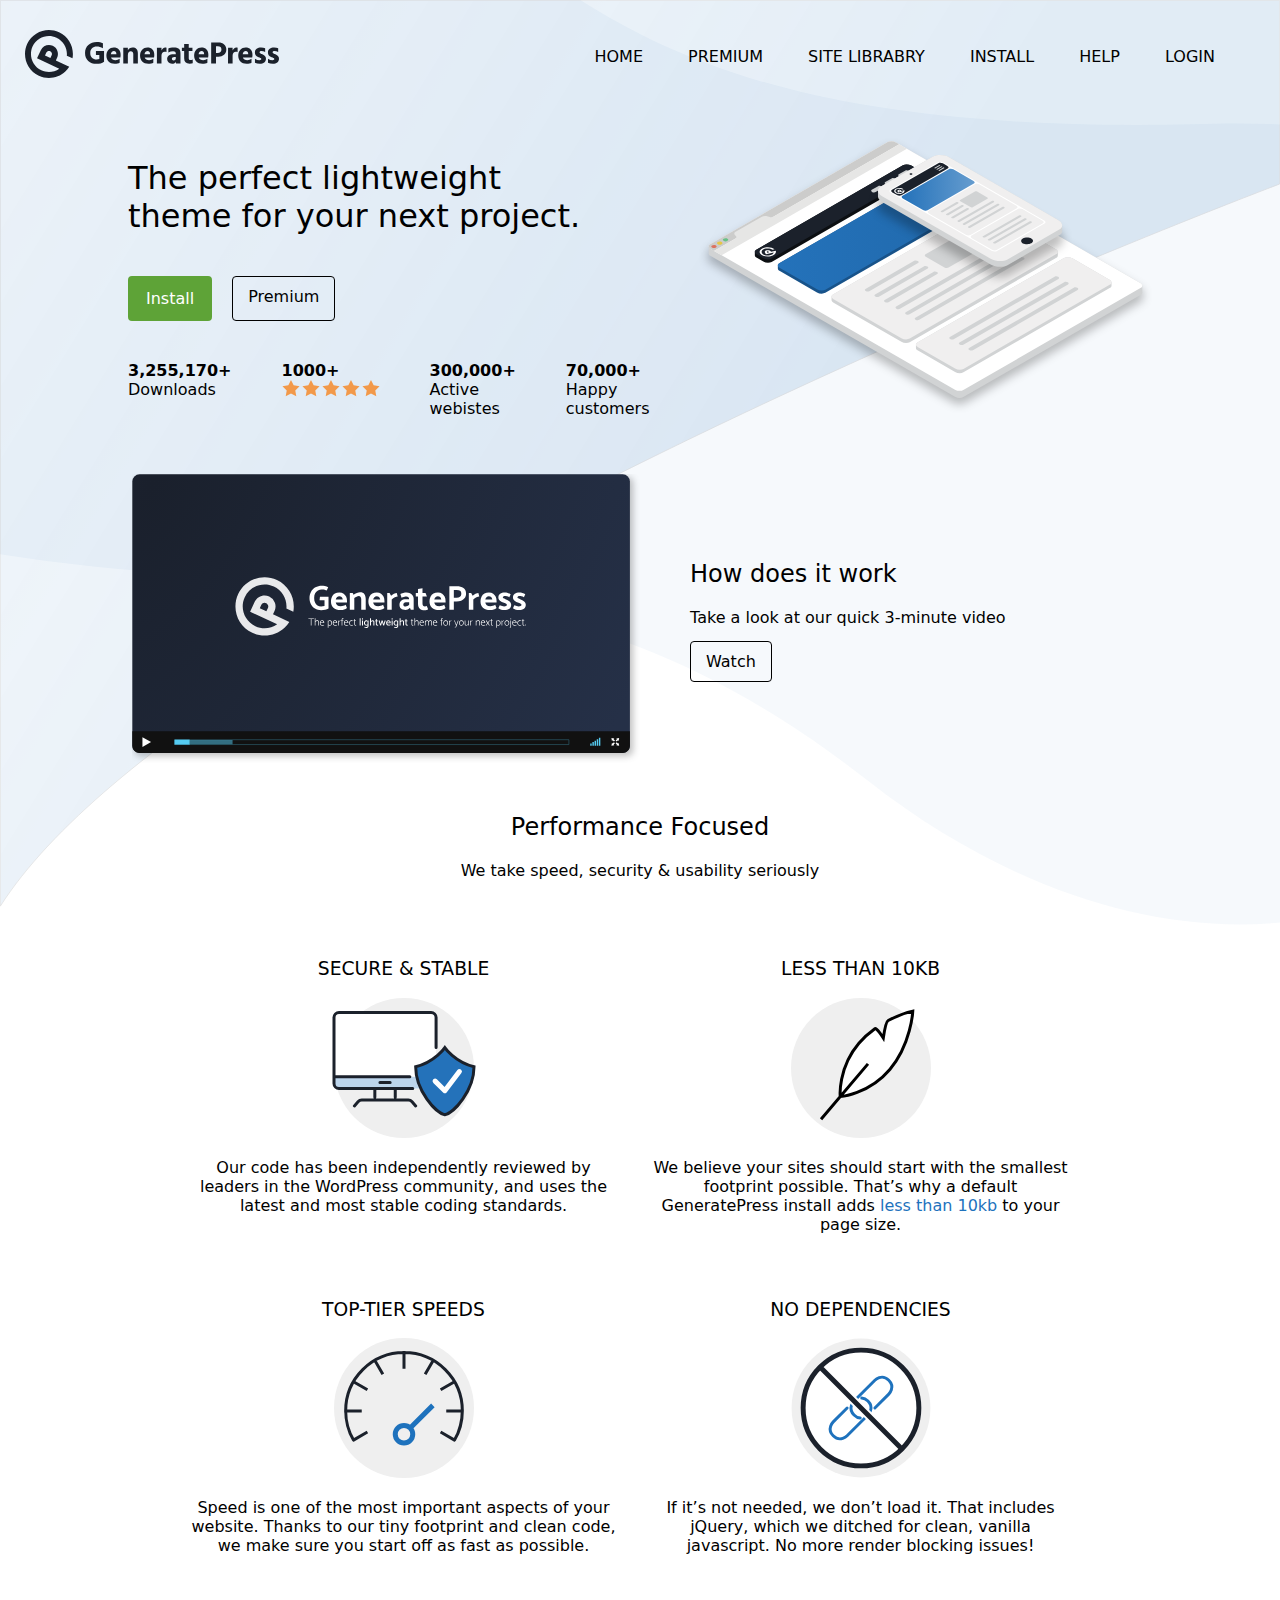
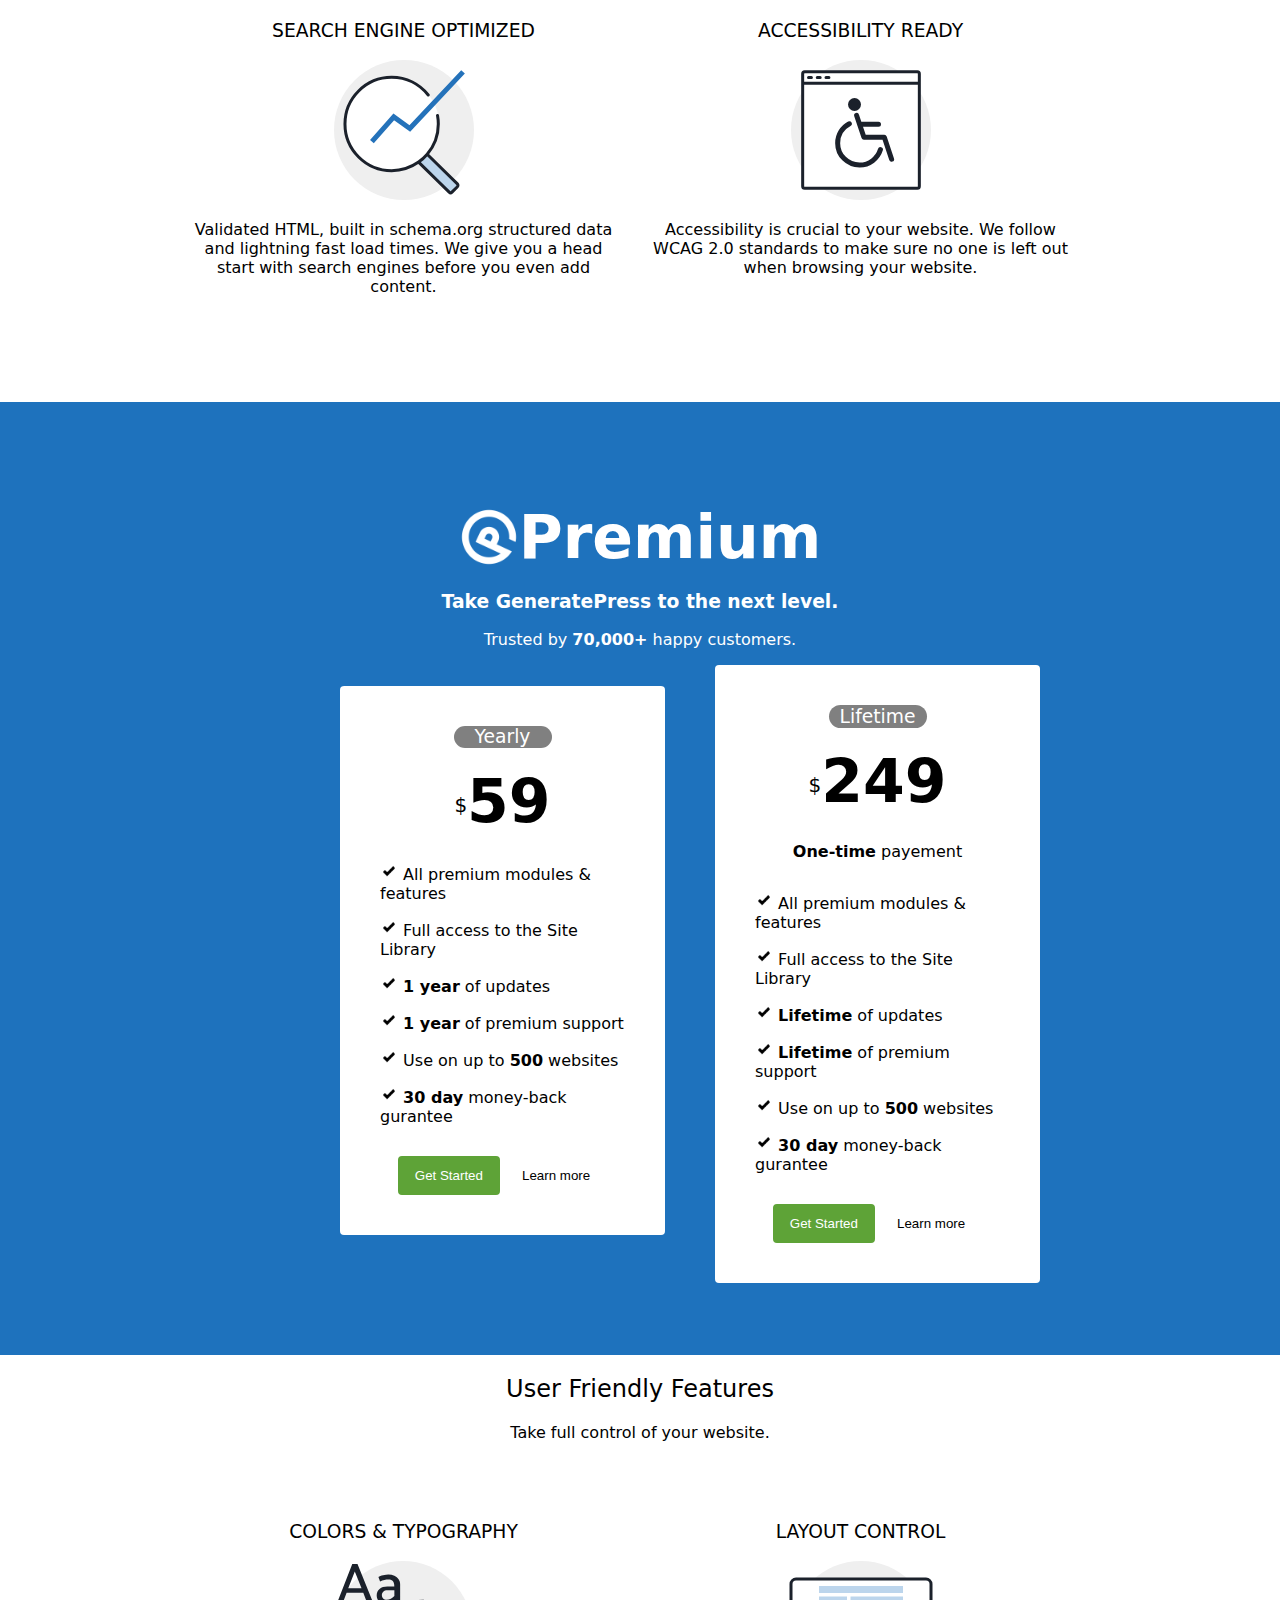
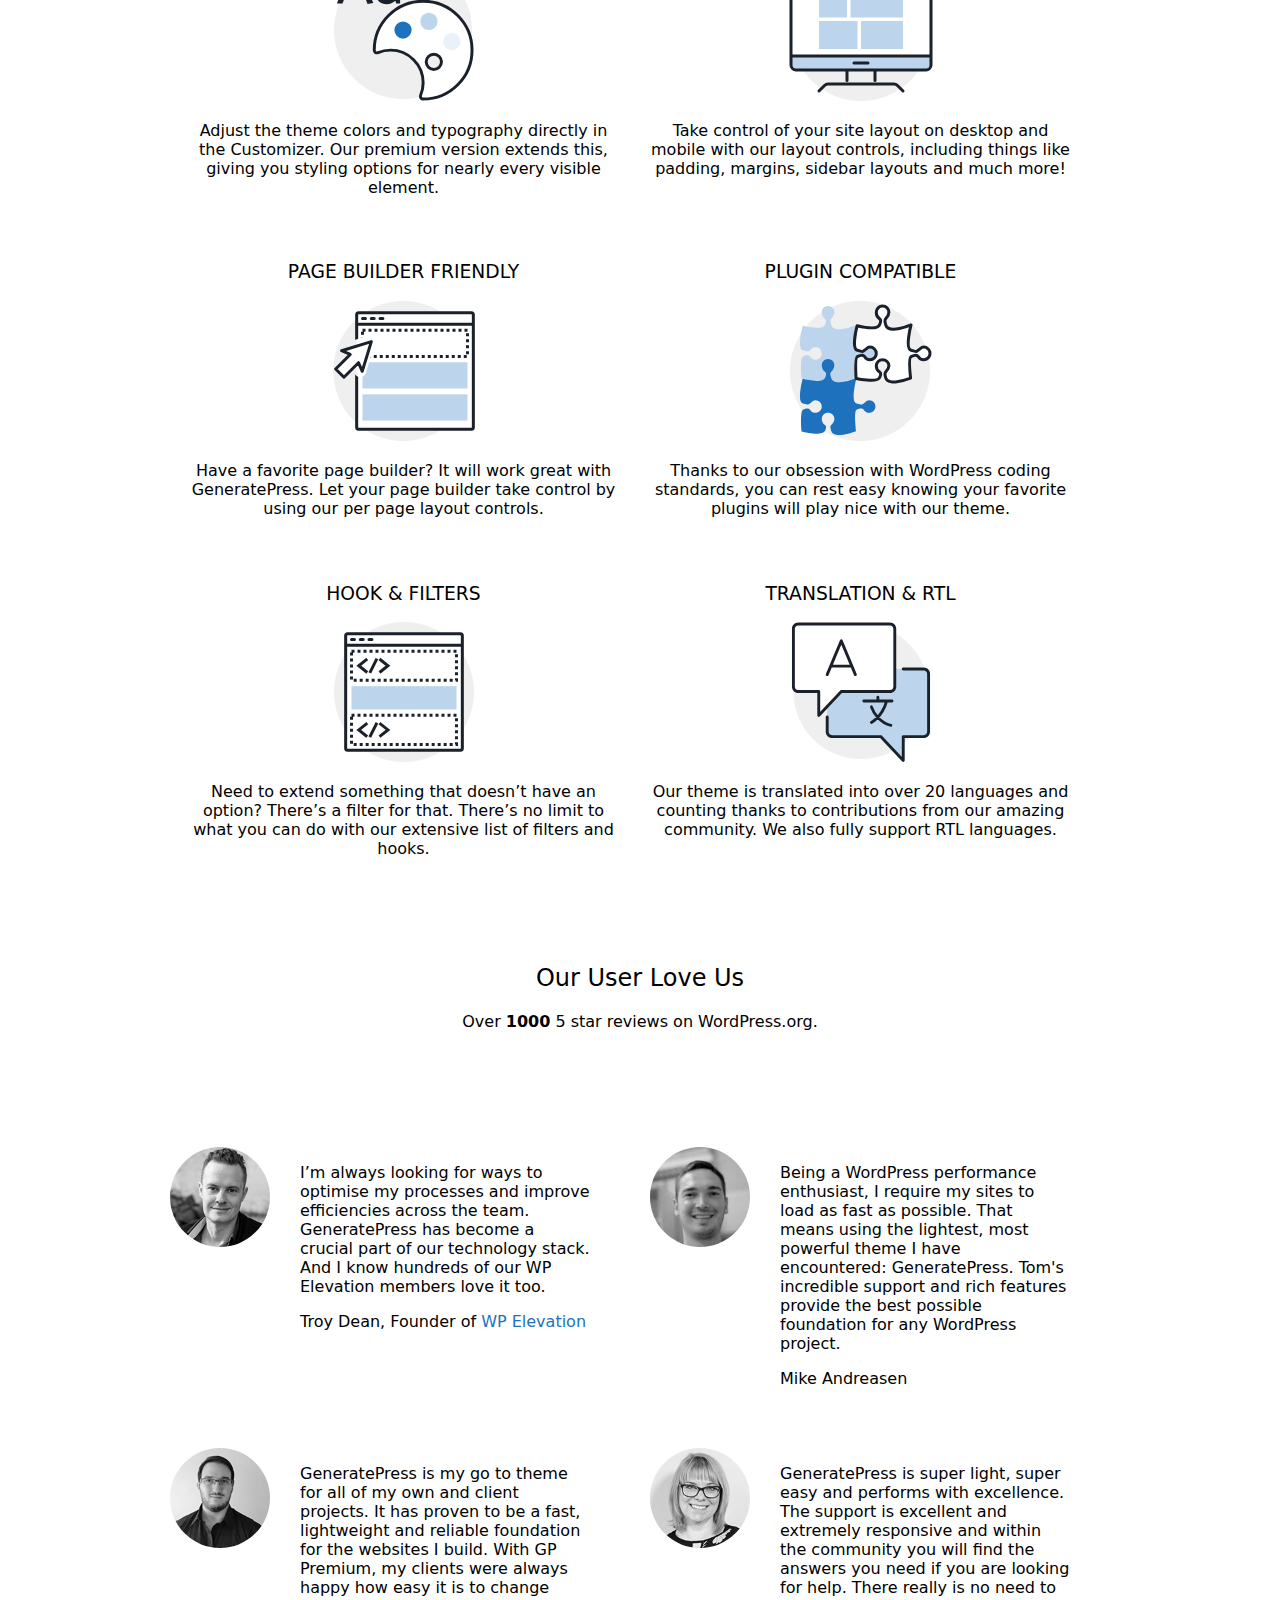
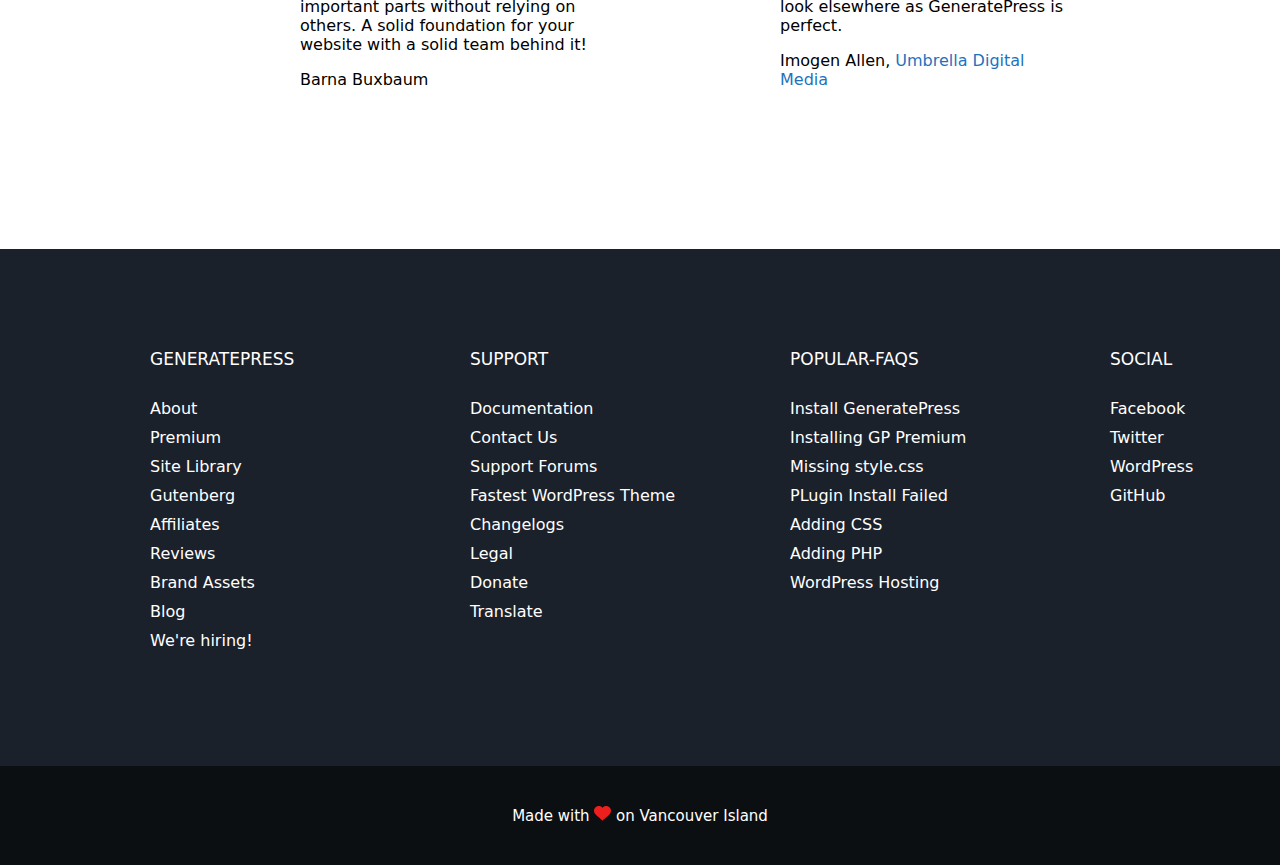
<file: index.html>
<!DOCTYPE html>
<html lang="en">

<head>
    <meta charset="UTF-8">
    <meta http-equiv="X-UA-Compatible" content="IE=edge">
    <meta name="viewport" content="width=device-width, initial-scale=1.0">
    <link rel="stylesheet" href="./css/main.css">
    <title>Home</title>
</head>

<body>

    <header id="head" class="page-header">
        <div class="inside-header">
            <div class="logo">
                <a href="./index.html">
                    <img class="header-image" src="./images/logo.svg" alt="GeneratePresse Logo">
                </a>
            </div>
            <nav id="page-navigation" class="page-nav">
                <ul class="nav-bar">
                    <li class="nav-bar"><a href="./index.html">Home</a></li>
                    <li class="nav-bar"><a href="./premium.html">Premium</a></li>
                    <li class="nav-bar"><a href="">Site Librabry</a></li>
                    <li class="nav-bar"><a href="">Install</a></li>
                    <!-- Need to do HELP -->
                    <li class="nav-bar"><a href="">Help</a></li>
                    <li class="nav-bar"><a href="./login.html">Login</a></li>
                </ul>
            </nav>
        </div>
    </header>
    <div class="page-content">
        <div class="page-hero">

            <div class="page-hero-inside">
                <h1>The perfect <b>lightweight</b> <br>
                    theme for your next project.</h1>

                <div class="buttons-install-premium ">
                    <a href="" class="button green-button button-margin">Install</a>
                    <a href="./premium.html" class="button no-color-button">Premium</a>
                </div>

                <div class="stats">
                    <div class="downloads"><b>3,255,170+</b><br>Downloads</div>
                    <div class="stars">
                        <b>1000+</b><br>
                        <img src="./images/stars.svg" alt="Five Stars" width="98" height="17">
                    </div>
                    <div class="active-webistes"><b>300,000+</b><br>Active webistes</div>
                    <div class="happy-customers"><b>70,000+</b><br>Happy customers</div>
                </div>
            </div>
            <div class="hero-image">
                <img src="./images/home-hero.svg" alt="Hero Image">
            </div>
        </div>

        <div class="explain-video container">
            <div class="left-video">
                <a href="https://vimeo.com/141487668">
                    <img src="./images/video.svg" alt="Explanation video">
                </a>
            </div>

            <div class="right-video">
                <div class="right-video-padding">
                    <h2>How does it work</h2>
                    <p>Take a look at our quick 3-minute video</p>
                    <p>
                    <div class="button-watch">
                        <a class="button no-color-button" href="https://vimeo.com/141487668">Watch</a>
                    </div>
                    </p>
                </div>
            </div>
        </div>

        <div class="performance-features container">
            <h2>Performance Focused</h2>
            <p>We take speed, security & usability seriously</p>

            <div class="features-inside">
                <div class="description-card">
                    <h3>SECURE & STABLE</h3>
                    <img src="./images/security.svg" alt="Secure and Stable" width="144" height="140">
                    <p>Our code has been independently reviewed by leaders in the WordPress community, and uses the
                        latest and most stable coding standards.</p>
                </div>
                <div class="description-card">
                    <h3>LESS THAN 10KB</h3>
                    <img src="./images/feather.svg" alt="Light" width="144" height="140">
                    <p>We believe your sites should start with the smallest footprint possible. That’s why a default
                        GeneratePress install adds
                        <a class="link-in-text" href="#">less than 10kb</a>
                        to your page size.
                    </p>
                </div>
                <div class="description-card">
                    <h3>TOP-TIER SPEEDS</h3>
                    <img src="./images/speed.svg" alt="Top-Tier Speeds" width="144" height="140">
                    <p>Speed is one of the most important aspects of your website. Thanks to our tiny footprint and
                        clean code, we make sure you start off as fast as possible.</p>
                </div>
                <div class="description-card">
                    <h3>NO DEPENDENCIES</h3>
                    <img src="./images/dependencies.svg" alt="No dependencies" width="144" height="140">
                    <P>If it’s not needed, we don’t load it. That includes jQuery, which we ditched for clean, vanilla
                        javascript. No more render blocking issues!</P>
                </div>
                <div class="description-card">
                    <h3>SEARCH ENGINE OPTIMIZED</h3>
                    <img src="./images/seo.svg" alt="Search engine optimized" width="144" height="140">
                    <p>Validated HTML, built in schema.org structured data and lightning fast load times. We give you a
                        head start with search engines before you even add content.</p>
                </div>
                <div class="description-card">
                    <h3>ACCESSIBILITY READY</h3>
                    <img src="./images/accessibility.svg" alt="Accessibility ready" width="144" height="140">
                    <p>Accessibility is crucial to your website. We follow WCAG 2.0 standards to make sure no one is
                        left out when browsing your website.</p>
                </div>
            </div>
        </div>
        <!-- ------------------------------- -->
        <div class="premium-features-background">
            <div class="premium-features container">

                <div class="inside-premium-feature">


                    <div class="premium-feature-title">
                        <img src="./images/logo-dark-asset.png" alt="GeneratePress Logo">
                        <div><span>Premium</span></div>

                    </div>
                    <h3>Take GeneratePress to the next level.</h3>
                    <p>Trusted by <b>70,000+</b> happy customers.</p>

                    <div class="premium-features-columns">
                        <div class="left-column">
                            <div class="left-card">
                                <div class="left-card-inside">
                                    <!-- verif here h3 in container or not -->
                                    <div>
                                        <h3>Yearly</h3>
                                    </div>
                                    <p class="money-writing"><mark class="dollar-sign">$</mark>59</p>

                                    <div class="check-mark">
                                        <img src="./images/check-mark.png" alt="Check Mark">
                                        <span>All premium modules & features</span>
                                    </div>
                                    <div class="check-mark">
                                        <img src="./images/check-mark.png" alt="Check Mark">
                                        <span>Full access to the Site Library</span>
                                    </div>
                                    <div class="check-mark">
                                        <img src="./images/check-mark.png" alt="Check Mark">
                                        <span><b>1 year</b> of updates</span>
                                    </div>
                                    <div class="check-mark">
                                        <img src="./images/check-mark.png" alt="Check Mark">
                                        <span><b>1 year</b> of premium support</span>
                                    </div>
                                    <div class="check-mark">
                                        <img src="./images/check-mark.png" alt="Check Mark">
                                        <span>Use on up to <b>500</b> websites</span>
                                    </div>
                                    <div class="check-mark">
                                        <img src="./images/check-mark.png" alt="Check Mark">
                                        <span><b>30 day</b> money-back gurantee</span>
                                    </div>

                                    <div class="start-learn-buttons">
                                        <button class="button green-button">Get Started</button>
                                        <button class="button white-button">Learn more</butt on>
                                    </div>
                                </div>
                            </div>
                        </div>

                        <div class="right-column">
                            <div class="right-card">
                                <div class="right-card-inside">
                                    <!-- verif here h3 in container or not -->
                                    <h3 class="lifetime-h3">Lifetime</h3>
                                    <p class="money-writing"><mark class="dollar-sign">$</mark>249</p>

                                    <p class="bottom-margin-30px"><b>One-time</b> payement</p>

                                    <div class="check-mark">
                                        <img src="./images/check-mark.png" alt="Check Mark">
                                        <span>All premium modules & features</span>
                                    </div>
                                    <div class="check-mark">
                                        <img src="./images/check-mark.png" alt="Check Mark">
                                        <span>Full access to the Site Library</span>
                                    </div>
                                    <div class="check-mark">
                                        <img src="./images/check-mark.png" alt="Check Mark">
                                        <span><b>Lifetime</b> of updates</span>
                                    </div>
                                    <div class="check-mark">
                                        <img src="./images/check-mark.png" alt="Check Mark">
                                        <span><b>Lifetime</b> of premium support</span>
                                    </div>
                                    <div class="check-mark">
                                        <img src="./images/check-mark.png" alt="Check Mark">
                                        <span>Use on up to <b>500</b> websites</span>
                                    </div>
                                    <div class="check-mark">
                                        <img src="./images/check-mark.png" alt="Check Mark">
                                        <span><b>30 day</b> money-back gurantee</span>
                                    </div>

                                    <div class="start-learn-buttons">
                                        <button class="button green-button">Get Started</button>
                                        <button class="button white-button">Learn more</butt on>
                                    </div>
                                </div>
                            </div>
                        </div>
                    </div>

                </div>
            </div>
        </div>

        <div class="user-features container">
            <h2>User Friendly Features</h2>
            <p>Take full control of your website.</p>

            <div class="features-inside">
                <div class="description-card">
                    <h3>Colors & Typography</h3>
                    <img src="./images/colors.svg" alt="Colors and Typography">
                    <p>Adjust the theme colors and typography directly in the Customizer. Our premium version extends
                        this, giving you styling options for nearly every visible element.</p>
                </div>
                <div class="description-card">
                    <h3>Layout Control</h3>
                    <img src="./images/layout.svg" alt="Layout">
                    <p>Take control of your site layout on desktop and mobile with our layout controls, including things
                        like padding, margins, sidebar layouts and much more!</p>
                </div>
                <div class="description-card">
                    <h3>Page Builder Friendly</h3>
                    <img src="./images/page-builder.svg" alt="Page Builder">
                    <p>Have a favorite page builder? It will work great with GeneratePress. Let your page builder take
                        control by using our per page layout controls.</p>
                </div>
                <div class="description-card">
                    <h3>Plugin Compatible</h3>
                    <img src="./images/plugin.svg" alt="Plugin Compatibility">
                    <p>Thanks to our obsession with WordPress coding standards, you can rest easy knowing your favorite
                        plugins will play nice with our theme.</p>
                </div>
                <div class="description-card">
                    <h3>Hook & Filters</h3>
                    <img src="./images/hooks.svg" alt="Hooks & Filters">
                    <p>Need to extend something that doesn’t have an option? There’s a filter for that. There’s no limit
                        to what you can do with our extensive list of filters and hooks.</p>
                </div>
                <div class="description-card">
                    <h3>Translation & RTL</h3>
                    <img src="./images/translation.svg" alt="Translation & RTL">
                    <p>Our theme is translated into over 20 languages and counting thanks to contributions from our
                        amazing community. We also fully support RTL languages.</p>
                </div>
            </div>
        </div>

        <!-- ----------------------------------- -->
        <div class="team-info container">
            <h2>Our User Love Us</h2>
            <p>Over <b>1000</b> 5 star reviews on WordPress.org.</p>

            <div class="team-inside">
                <div class="card-person">
                    <div class="team-person-description">
                        <div class="person">
                            <img src="./images/troy.jpg" alt="Troy Dean">
                            <div class="person-description">
                                <p>I’m always looking for ways to optimise my processes and improve efficiencies across
                                    the team. GeneratePress has become a crucial part of our technology stack. And I
                                    know hundreds of our WP Elevation members love it too.</p>
                                <span class="person-name">
                                    Troy Dean, Founder of <a class="link-in-text" href="https://www.wpelevation.com">WP
                                        Elevation</a>
                                </span>
                            </div>
                        </div>
                    </div>
                </div>
                <div class="card-person">
                    <div class="person">
                        <img src="./images/mike.jpg" alt="Mike Andreasen">
                        <div class="person-description">
                            <p>Being a WordPress performance enthusiast, I require my sites to load as fast as possible.
                                That means using the lightest, most powerful theme I have encountered: GeneratePress.
                                Tom's incredible support and rich features provide the best possible foundation for any
                                WordPress project.</p>
                            <span class="person-name">Mike Andreasen</span>
                        </div>
                    </div>
                </div>
                <div class="card-person">
                    <div class="person">
                        <img src="./images/barna.jpg" alt="Barna Buxbaum">
                        <div class="person-description">
                            <p>GeneratePress is my go to theme for all of my own and client projects. It has proven to
                                be a fast, lightweight and reliable foundation for the websites I build. With GP
                                Premium, my clients were always happy how easy it is to change important parts without
                                relying on others. A solid foundation for your website with a solid team behind it!</p>
                            <span>Barna Buxbaum</span>
                        </div>
                    </div>
                </div>
                <div class="card-person">
                    <div class="person">
                        <img src="./images/imogen-allen.jpg" alt="Imogen Allen">
                        <div class="person-description">
                            <p>GeneratePress is super light, super easy and performs with excellence. The support is
                                excellent and extremely responsive and within the community you will find the answers
                                you need if you are looking for help. There really is no need to look elsewhere as
                                GeneratePress is perfect.</p>
                            <span>Imogen Allen, <a class="link-in-text"
                                    href="https://www.umbrelladigitalmedia.co.uk/">Umbrella Digital Media</a></span>
                        </div>
                    </div>
                </div>

            </div>
        </div>
    </div>

    <div class="page-footer">
        <div class="footer1">
            <div class="footer-info">
                <div class="footer-GeneratePress">
                    <h2><b>GeneratePress</b></h2>

                    <ul>
                        <li><a href="">About</a></li>
                        <li><a href="">Premium</a></li>
                        <li><a href="">Site Library</a></li>
                        <li><a href="">Gutenberg</a></li>
                        <li><a href="">Affiliates</a></li>
                        <li><a href="">Reviews</a></li>
                        <li><a href="">Brand Assets</a></li>
                        <li><a href="">Blog</a></li>
                        <li><a href="">We're hiring!</a></li>

                    </ul>
                </div>
                <div class="footer-Support">

                    <h2><b>Support</b></h2>

                    <ul>
                        <li><a href="">Documentation</a></li>
                        <li><a href="">Contact Us</a></li>
                        <li><a href="">Support Forums</a></li>
                        <li><a href="">Fastest WordPress Theme</a></li>
                        <li><a href="">Changelogs</a></li>
                        <li><a href="">Legal</a></li>
                        <li><a href="">Donate</a></li>
                        <li><a href="">Translate</a></li>
                    </ul>
                </div>
                <div class="footer-PopularFAQs">
                    <h2><b>Popular-Faqs</b></h2>

                    <ul>
                        <li><a href="">Install GeneratePress</a></li>
                        <li><a href="">Installing GP Premium</a></li>
                        <li><a href="">Missing style.css</a></li>
                        <li><a href="">PLugin Install Failed</a></li>
                        <li><a href="">Adding CSS</a></li>
                        <li><a href="">Adding PHP</a></li>
                        <li><a href="">WordPress Hosting</a></li>
                    </ul>
                </div>
                <div class="footer-Social">

                    <h2><b>Social</b></h2>

                    <ul>
                        <li><a href="">Facebook</a></li>
                        <li><a href="">Twitter</a></li>
                        <li><a href="">WordPress</a></li>
                        <li><a href="">GitHub</a></li>
                    </ul>
                </div>

            </div>
        </div>

        <div class="footer2">
            <div class="footer2-inside">
                <div>
                    Made with
                    <img src="./images/love.svg" alt="Love Emote">
                    on Vancouver Island
                </div>

            </div>
        </div>
    </div>
</body>

</html>
</file>
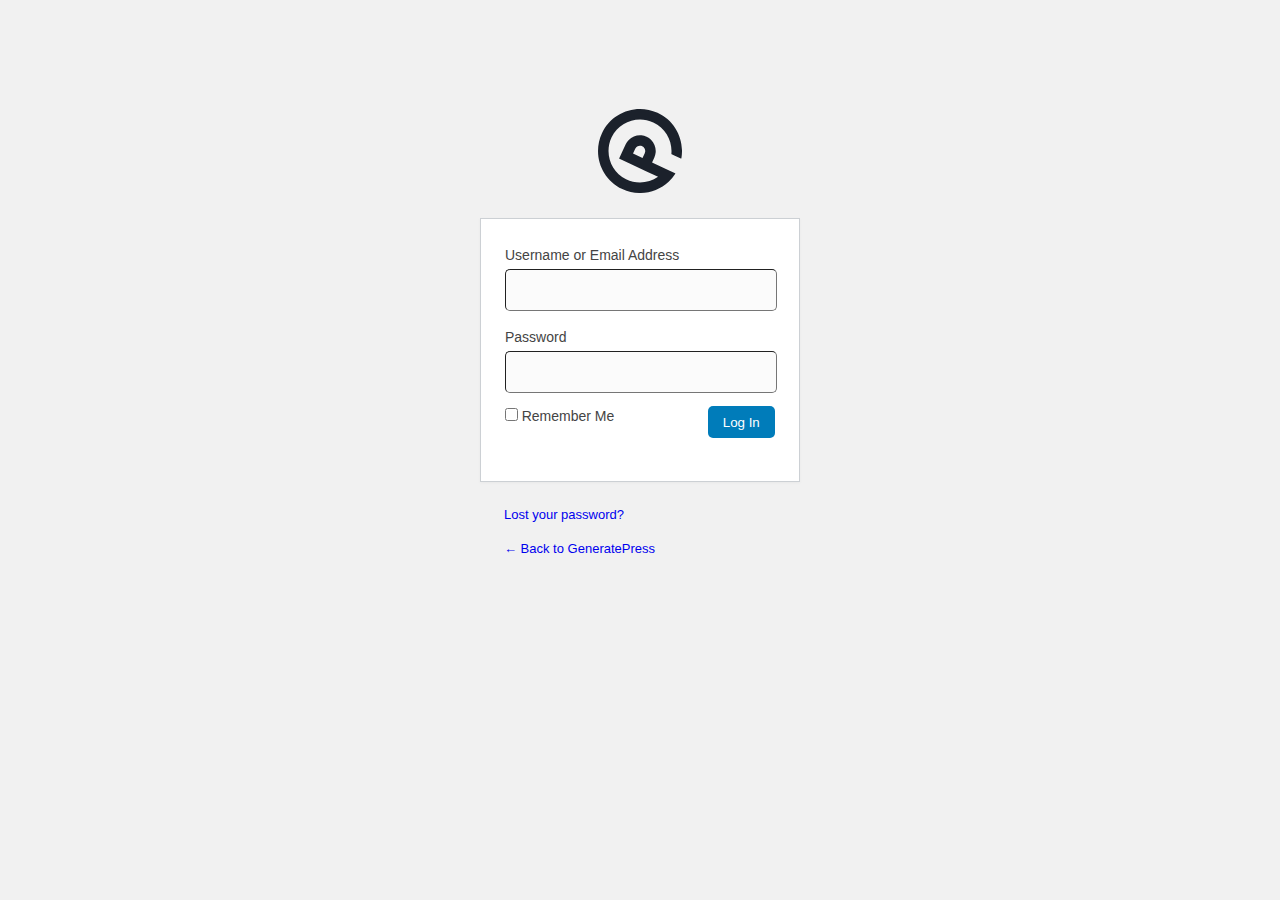
<file: login.html>
<!DOCTYPE html>
<html lang="en">

<head>
    <meta charset="UTF-8">
    <meta http-equiv="X-UA-Compatible" content="IE=edge">
    <meta name="viewport" content="width=device-width, initial-scale=1.0">
    <link rel="stylesheet" href="./css/style.css">
    <title>Log In</title>
</head>

<body id="body_login">
    <div id="login">
        <div id="logo_icon"></div>
        <form name="login_form" id="form" action="" method="post">
            <div class="name">
                <label for="user_name">Username or Email Address</label>
                <input type="text" id="user_name" name="user">
            </div>
            <div class="pass">
                <!-- Need to add the button to look at password -->
                <label for="user_password">Password</label>
                <input type="password" id="user_password" name="password">
            </div>

            <div id="buttons">
                <div class="remember-login">
                    <input type="checkbox" name="remember_log" id="remember_log">
                    <label for="remember_log">Remember Me</label>
                </div>

                <div class="login-button">
                    <input type="submit" name="submit" id="submit" value="Log In">
                </div>
            </div>
        </form>

        <div class="forget-password">
            <a href="#">Lost your password?</a>
        </div>

        <div class="return_home">
            <a href="./index.html">&larr; Back to GeneratePress</a>
        </div>
    </div>
</body>

</html>
</file>
<file: css/main.css>
/* .insied-header {
  display: flex;
  align-items: center;
} */
body {
  font-family: "Catamaran GP", -apple-system, system-ui, BlinkMacSystemFont,
    "Segoe UI", Helvetica, Arial, sans-serif, "Apple Color Emoji",
    "Segoe UI Emoji", "Segoe UI Symbol";

  background: url("../images/bg.svg"),
    linear-gradient(transparent, transparent);
  background-repeat: no-repeat;
  background-size: 100%;
  margin: 0;
}
.inside-body {
  margin-left: 4vw;
  margin-right: 4vw;
}

/* NAV */

.inside-header {
  padding: 25px;
  display: flex;
}

.header-image {
  width: 254px;
  height: 58px;
}

.nav-bar {
  list-style-type: none;
  display: inline;
  text-transform: uppercase;
  padding-left: 20px;
  padding-right: 20px;
}

.nav-bar a:hover {
  color: #1e72bd;
}

.page-nav {
  margin-left: auto;
  margin-top: auto;
  margin-bottom: auto;
}

/* HERO */
.page-hero {
  display: flex;
  padding-left: 10vw;
  padding-right: 10vw;
  padding-bottom: 2vw;
  padding-top: 2vw;
}

.hero-image {
  width: 900px;
  height: 100%;
  left: 50%;
  max-height: 480px;
}

.page-hero-inside {
  display: flex;
  flex-direction: column;
  justify-content: flex-start;
  margin-right: auto;
  max-height: 320px;
  max-width: 650px;
}

.buttons-install-premium {
  display: flex;
  margin-top: 20px;
  margin-bottom: 20px;
}

.buttons-install-premium a {
  margin-right: 20px;
}

.stats {
  display: flex;
  margin-top: 20px;
}

.stats div {
  margin-right: 50px;
}

/* Video section */

.explain-video {
  display: flex;
  flex-direction: row;
  justify-content: flex-start;
  align-items: center;
  padding-left: 10vw;
  padding-right: 10vw;
  padding-bottom: 2vw;
  padding-top: 2vw;
}

.left-video {
  width: 50%;
  display: block;
}

.right-video {
  width: 50%;
  display: block;
}

.right-video-padding {
  padding: 50px;
}

.right-video-padding p {
  margin-bottom: 2vw;
}
/* Performance features */

/* Premium features */

.premium-features-background {
  background-image: url(https://generatepress.com/wp-content/uploads/2020/06/premium-fill.svg);
  background-color: #1e72bd;
  background-position: center center;
  background-size: 100% auto;
}

.premium-features {
  text-align: center;
  max-width: 1000px;
  color: white;
}

.inside-premium-feature {
  padding: 100px;
}

.premium-feature-title {
  font-size: 60px;
  font-weight: 600;
  justify-content: center;
  align-items: center;
  display: flex;
  color: white;
}

.premium-feature-title img {
  width: 60px;
  height: 60px;
}

.premium-features-columns {
  display: flex;
  max-width: 950px;
  max-height: 590px;
  align-items: center;
  margin-left: 50px;
  color: black;
}

.dollar-sign {
  font-size: 20px;
  position: relative;
  line-height: 1rem;
  bottom: 10px;
  background-color: white;
  font-weight: lighter;
}
.money-writing {
  font-size: 60px;
  font-weight: bold;
  margin-bottom: 2vw;
  margin-top: auto;
}

.check-mark {
  text-align: left;
  margin-bottom: 15px;
}

.check-mark img {
  width: 18px;
  height: 18px;
}

.left-column {
  width: 50%;
  max-height: 558px !important;
}

.left-card {
  margin-left: 50px;
  height: 100%;
  background-color: white;
  border-radius: 4px;
}

.left-card-inside {
  padding: 40px;
  height: 100%;
}

.left-card-inside div h3 {
  color: white;
  margin-top: 0px;
  background-color: grey;
  border-radius: 25px;
  padding: 0.05vw;
  margin-left: 30%;
  margin-right: 30%;
  font-weight: 400;
}

.right-column {
  width: 50%;
  max-height: 590px;
  box-sizing: border-box;
}

.right-card-inside {
  background-color: white;
  border-radius: 4px;
  padding: 40px;
  margin-left: 50px;
}

.right-card-inside h3 {
  color: white;
  margin-top: 0px;
  background-color: grey;
  border-radius: 25px;
  padding: 0.05vw;
  margin-left: 30%;
  margin-right: 30%;
  font-weight: 400;
}

.bottom-margin-30px {
  margin-top: 0px;
  margin-bottom: 30px;
}

.start-learn-buttons {
  margin-top: 30px;
}

/* Performance features */

.performance-features {
  text-align: center;
  max-width: 1400px;
}

@media only screen and (min-width: 1374px) {
  .features-inside {
    margin-top: 60px;
    margin-bottom: 60px;
    display: flex;
    flex-wrap: wrap;
  }
}

@media only screen and (max-width: 1373px) {
  .features-inside {
    margin: 160px;
  }
}

/* User Features */
.user-features {
  text-align: center;
  max-width: 1400px;
}

.features-inside {
  margin-top: 60px;
  margin-bottom: 60px;
  display: flex;
  flex-wrap: wrap;
}

/* Team Info */

.team-info {
  text-align: center;
  max-width: 1060px;
  margin-top: 60px;
}

.team-inside {
  padding-top: 100px;
  padding-bottom: 100px;
  display: flex;
  flex-wrap: wrap;
}

.card-person {
  text-align: left;
  margin-left: 60px;
  margin-bottom: 60px;
  width: 50%;
  max-width: 420px;
}

.person {
  display: flex;
}

.person-description {
  display: block;
}
.person-description span a {
  color: #1e72bd;
}

.person img {
  width: 100px;
  height: 100px;
  margin-right: 30px;
  margin-bottom: 30px;
  border-radius: 50%;
}

/* Footer */

.footer1 {
  background-color: #1b212b;
}
.footer-info {
  padding: 100px;
  display: flex;
  max-width: 1480px;
  width: 100%;
  margin-left: auto;
  margin-right: auto;
}

.footer-info div {
  padding-left: 50px;
  width: 100%;
}

.footer-info div ul {
  padding: 0px;
}
.footer-info div ul li {
  list-style-type: none;
  margin-bottom: 10px;
}

.footer-info div ul li a {
  color: white;
}

.footer-info div h2 {
  color: white;
  font-size: 17px;
  text-transform: uppercase;
  margin-bottom: 30px;
  padding: 0px;
  margin-block-start: 0px;
}

.footer2 {
  background-color: #0c0f12;
  color: white;
  display: flex;
}
.footer2-inside {
  padding: 40px;
  margin-left: auto;
  margin-right: auto;
}

.footer2-inside div {
  font-size: 15px;
  top: 0px;
}

.footer2-inside div img {
  max-width: 20px;
  bottom: 0px;
  max-height: 15px;
}

/* UTILS */
h1,
h2 {
  font-weight: 300;
}

a,
a:visited {
  text-decoration: none;
  color: black;
}

.button {
  padding-left: 15px;
  padding-right: 15px;
  padding-top: 10px;
  padding-bottom: 10px;
  border-style: solid;
  border-radius: 4px;
}
.green-button {
  color: white !important;
  background-color: #5ea337;
  border-color: #5ea337;
}

.green-button:hover {
  background-color: orange;
  border-color: orange;
  cursor: pointer;
}

.white-button {
  background-color: white;
  border-color: white;
  color: black;
  border-radius: 3px;
}

.no-color-button {
  border: 1px solid black;
  background-color: transparent;
}

.no-color-button:hover {
  background-color: #89cff0;
  border: #89cff0;
}

.light-link {
  color: lightblue !important;
}
a:hover {
  color: black;
}

.container {
  margin-right: auto;
  margin-left: auto;
}

.description-card {
  margin-bottom: 30px;
  margin-left: 30px;
  max-width: 427px;
  max-height: 345px;
}

.description-card img {
  width: 144px;
  height: 140px;
}

.description-card h3 {
  font-weight: 500;
  text-transform: uppercase;
}

.description-card p {
  font-weight: 400;
}

.description-card a {
  color: #1e72bd;
}
</file>
<file: css/style.css>
.text {
  padding: 120px 0px;
}

.text h1 {
  font-weight: 300;
  font-size: 36px;
  line-height: 1.5em;
  color: #1b212b;
}

.buttons {
  display: flex;
  justify-content: space-around;
  max-width: 450px;
  color: #1b212b;
  margin-top: 60px;
}

.btn-install {
  text-decoration: none;
  color: white;
  background-color: #5ea337;
  border-bottom: 2px solid rgba(0, 0, 0, 0.2);
  padding: 12px 80px;
  border-radius: 5px;
  text-align: center;
}

.btn-premium {
  text-decoration: none;
  color: #1b212b;
  background-color: transparent;
  border: 1px solid #1b212b;
  padding: 12px 80px;
  border-radius: 5px;
}

.btn-install:hover {
  color: #1b212b;
  background-color: rgb(228, 113, 36);
}

.btn-premium:hover {
  background-color: #7eb8e7;
}

.stats {
  display: flex;
  justify-content: space-around;
  margin-top: 50px;
}

.stats strong {
  font-weight: 700;
  font-size: 20px;
}

.downloads {
  font-size: 18px;
  color: #1b212b;
}

.stars img {
  width: 70%;
  height: auto;
}

.images img {
  width: 150%;
  height: auto;
}

.video-sec {
  padding: 10px 50px;
  display: grid;
  grid-template-columns: 1fr 1fr;
  gap: 30px;
}

.video-text h2 {
  font-weight: 400;
  font-size: 36px;
  margin-bottom: 20px;
  line-height: 1.2em;
  text-transform: none;
}

.video-text {
  margin-top: 50px;
  display: block;
}

.video-text p {
  margin-bottom: 1.5em;
}

.video-text a {
  text-decoration: none;
  color: #1b212b;
  background-color: transparent;
  border: 1px solid #1b212b;
  padding: 12px 30px;
  border-radius: 5px;
}

.video-text a:hover {
  background-color: #7eb8e7;
}

.features {
  display: block;
  text-align: center;
  margin-left: 12vw;
  margin-right: 12vw;
}

.features h2 {
  font-weight: 300;
  font-size: 36px;
}

.features p {
  font-size: 18px;
  margin-bottom: 80px;
}

.inner-features {
  display: grid;
  grid-template-columns: 1fr 1fr 1fr;
  gap: 30px;
  margin-left: 50px;
  margin-right: 50px;
  margin-bottom: 100px;
}

.inner-features div h3 {
  margin-bottom: 40px;
  font-size: 24px;
  font-weight: 600;
}

.inner-features img {
  margin-bottom: 20px;
  width: 40%;
  height: auto;
}

.inner-features p {
  font-size: 18px;
}

.gb-container {
  background-image: url(https://generatepress.com/wp-content/uploads/2020/06/premium-fill.svg);
  background-color: #1e72bd;
  height: 160vh;
  background-position: center center;
  background-repeat: no-repeat;
}

.inner-gb {
  padding: 50px 50px;
  max-width: 1000px;
  position: relative;
  margin-left: auto;
  margin-right: auto;
  text-align: center;
  display: grid;
  grid-template-columns: 1fr 1fr;
  gap: 50px;
}

.gb-left {
  background-color: white;
  padding: 50px;
  width: 300px;
  display: block;
  text-align: center;
  line-height: 1.5rem;
  border-radius: 5px;
}

.gb-right {
  background-color: white;
  padding: 50px;
  width: 340px;
  display: block;
  text-align: center;
  line-height: 1.5rem;
  border-radius: 5px;
}

.gb-left h3,
.gb-right h3 {
  color: #fff;
  background-color: #63717c;
  font-size: 18px;
  padding: 5px 15px;
  margin-bottom: 30px;
  border-radius: 25px;
  display: inline-block;
}

.gb-left .price,
.gb-right .price {
  margin-top: 0;
  font-size: 60px;
  font-weight: 600;
  line-height: 1em;
  margin-bottom: 30px;
  display: block;
}

.yearly-features p {
  text-align: left;
  margin-bottom: 10px;
  display: flex;
  justify-content: flex-start;
  align-items: center;
}

.yearly-features p img {
  margin-right: 10px;
}

.yearly-buttons {
  margin-top: 40px;
  justify-content: space-around;
}

.btn-started {
  text-decoration: none;
  color: white;
  background-color: #5ea337;
  border-bottom: 2px solid rgba(0, 0, 0, 0.2);
  padding: 12px 30px;
  border-radius: 5px;
}

.btn-started:hover {
  color: #1b212b;
  background-color: rgb(228, 113, 36);
}

.btn-learn {
  text-decoration: none;
  color: #1b212b;
  background-color: transparent;
  border: 1px solid #1b212b;
  padding: 12px 30px;
  border-radius: 5px;
}

.btn-learn:hover {
  background-color: #7eb8e7;
}

.profiles {
  text-align: center;
  margin-top: 100px;
  margin-bottom: 100px;
}

.head h2 {
  font-weight: 300;
  font-size: 36px;
}

.head p {
  font-size: 18px;
  margin-bottom: 80px;
}

.profiles {
  margin: 0 150px;
}

.inner-profiles {
  padding-top: 100px;
  padding-bottom: 20px;
  display: grid;
  grid-template-columns: 1fr 1fr;
}

.inner-profiles div {
  margin-left: 60px;
  margin-bottom: 60px;
  display: flex;
}

.inner-profiles div img {
  width: 35%;
  height: 35%;
  border-radius: 50%;
}

.inner-profiles div div {
  display: block;
  text-align: left;
}

.inner-profiles div div h6 {
  font-weight: 100;
}

.inner-profiles div div p {
  text-align: left;
  margin: 0;
  margin-bottom: 1.5rem;
  font-size: 18px;
}

footer {
  background-color: #1b212b;
  padding: 80px 40px 80px 40px;
}

.inner-footer {
  display: grid;
  grid-template-columns: repeat(4, 1fr);
  text-align: left;
}

.inner-footer div h2 {
  margin-bottom: 30px;
  font-weight: bold;
  font-size: 17px;
  color: white;
}

.inner-footer div ul {
  list-style-type: none;
  color: white;
  padding-left: 0;
}

.inner-footer div ul li {
  margin-bottom: 10px;
}

.btn-get {
  text-decoration: none;
  color: white;
  background-color: #5ea337;
  border-bottom: 2px solid rgba(0, 0, 0, 0.2);
  padding: 12px 50px;
  border-radius: 5px;
  text-align: center;
}

.btn-module {
  text-decoration: none;
  color: #1b212b;
  background-color: transparent;
  border: 1px solid #1b212b;
  padding: 12px 50px;
  border-radius: 5px;
  text-align: center;
}

.btn-get:hover {
  color: #1b212b;
  background-color: rgb(228, 113, 36);
}

.btn-module:hover {
  background-color: #7eb8e7;
}

.i-text {
  margin-top: 0 !important;
  margin-bottom: 40px !important;
  font-weight: 400 !important;
}

.i-head {
  margin-bottom: 30px !important;
}

.inner-features div img {
  width: 140px !important;
  height: 140px !important;
}

.ft div {
  margin-bottom: 100px;
}

.gb-container {
  display: block;
  text-align: center;
}

.gb-head-logo {
  padding-top: 50px;
  display: flex;
  text-align: center;
  margin-left: 480px;
}

.gb-head-logo span img {
  width: 70px;
  height: 70px;
}

.gb-head-logo p {
  color: white;
  font-size: 60px;
  font-weight: 600;
  margin: -5px;
  margin-left: 20px;
}

.gb-head h3 {
  font-size: 30px;
  margin-top: 40px;
  margin-bottom: 0;
  color: white;
  font-weight: 200;
}

.gb-head .trust {
  font-size: 18px;
  font-weight: 300;
  padding: 5px 15px;
  margin-top: 10px;
  margin-bottom: 40px;
  border-radius: 30px;
  color: white;
}

.faqs {
  margin-top: 100px;
  margin-bottom: 100px;
  margin-left: 14vw;
  margin-right: 14vw;
  display: block;
  text-align: center;
}

.faqs h2 {
  font-weight: 300;
  font-size: 36px;
}

.faqs p {
  font-size: 15px;
  margin-bottom: 80px;
  font-weight: 400;
}

.inner-faqs {
  gap: 30px;
  display: grid;
  grid-template-columns: repeat(3, 1fr);
}

.inner-faqs div {
  text-align: left;
  display: block;
}

.inner-faqs div h3 {
  color: #fff;
  background-color: #63717c;
  font-size: 16px;
  padding: 5px 15px;
  border-radius: 25px;
  display: inline-block;
}

.inner-faqs div h4 {
  font-size: 20px;
  margin-bottom: 25px;
  line-height: 1.2rem;
  font-weight: 400;
  text-transform: none;
}

/* LOGIN */
#body_login {
  background: #f1f1f1;
  min-width: 0;
  color: #444;
  font-family: "Catamaran", sans-serif;
  font-size: 13px;
  line-height: 1.4;
}

#login * {
  margin: 0;
  padding: 0;
}

#login {
  width: 320px;
  padding: 8% 0 0;
  margin: auto;
}

body #login form {
  padding: 26px 24px 46px;
  border: 1px solid #ccd0d4;
  box-shadow: 0 1px 3px rgb(0 0 0 / 4%);
  background: #ffffff;
  height: 190px;
}

body #logo_icon {
  height: 84px;
  margin: 0 auto 25px;
  padding: 0;
  background-image: url(../images/GP_Icon_Black.svg);
  background-size: 84px;
  background-position: center top;
  background-repeat: no-repeat;
}

#login form .name label,
.pass label {
  font-size: 14px;
  line-height: 1.5;
  display: inline-block;
  margin-bottom: 3px;
}

#login form input[type="text"],
input[type="password"] {
  width: 100%;
  background: #fbfbfb;
  border-width: 0.0625rem;
  border-radius: 5px;
  margin: 0 6px 16px 0;
  min-height: 40px;
  max-height: none;
  font-size: 24px;
}

#login label {
  font-size: 14px;
  line-height: 1.5;
  display: inline-block;
  margin-bottom: 3px;
}

#login form .remember-login {
  font-weight: 400;
  margin: 8px 0;
  float: left;
  margin-bottom: 0;
}

#login form .remember-login input[type="checkbox"] {
  background: #fbfbfb;
}

#login form .remember-login label {
  line-height: 1.5;
  vertical-align: baseline;
}

#login form .login-button #submit {
  border-color: #007cba;
  background-color: #007cba;
  color: white;
  margin: 8px 0;
  border: none;
  cursor: pointer;
  border-radius: 5px;
  width: 25%;
  float: right;
  height: 32px;
}

#login #buttons {
  margin-top: 5px;
}

#login .forget-password {
  font-weight: 400;
  padding: 0 24px 0;
  margin: 24px 0 0 0;
}

#login .return_home {
  margin: 16px 0;
  font-size: 13px;
  padding: 0 24px 0;
}

a:link {
  text-decoration: none;
}
</file>
